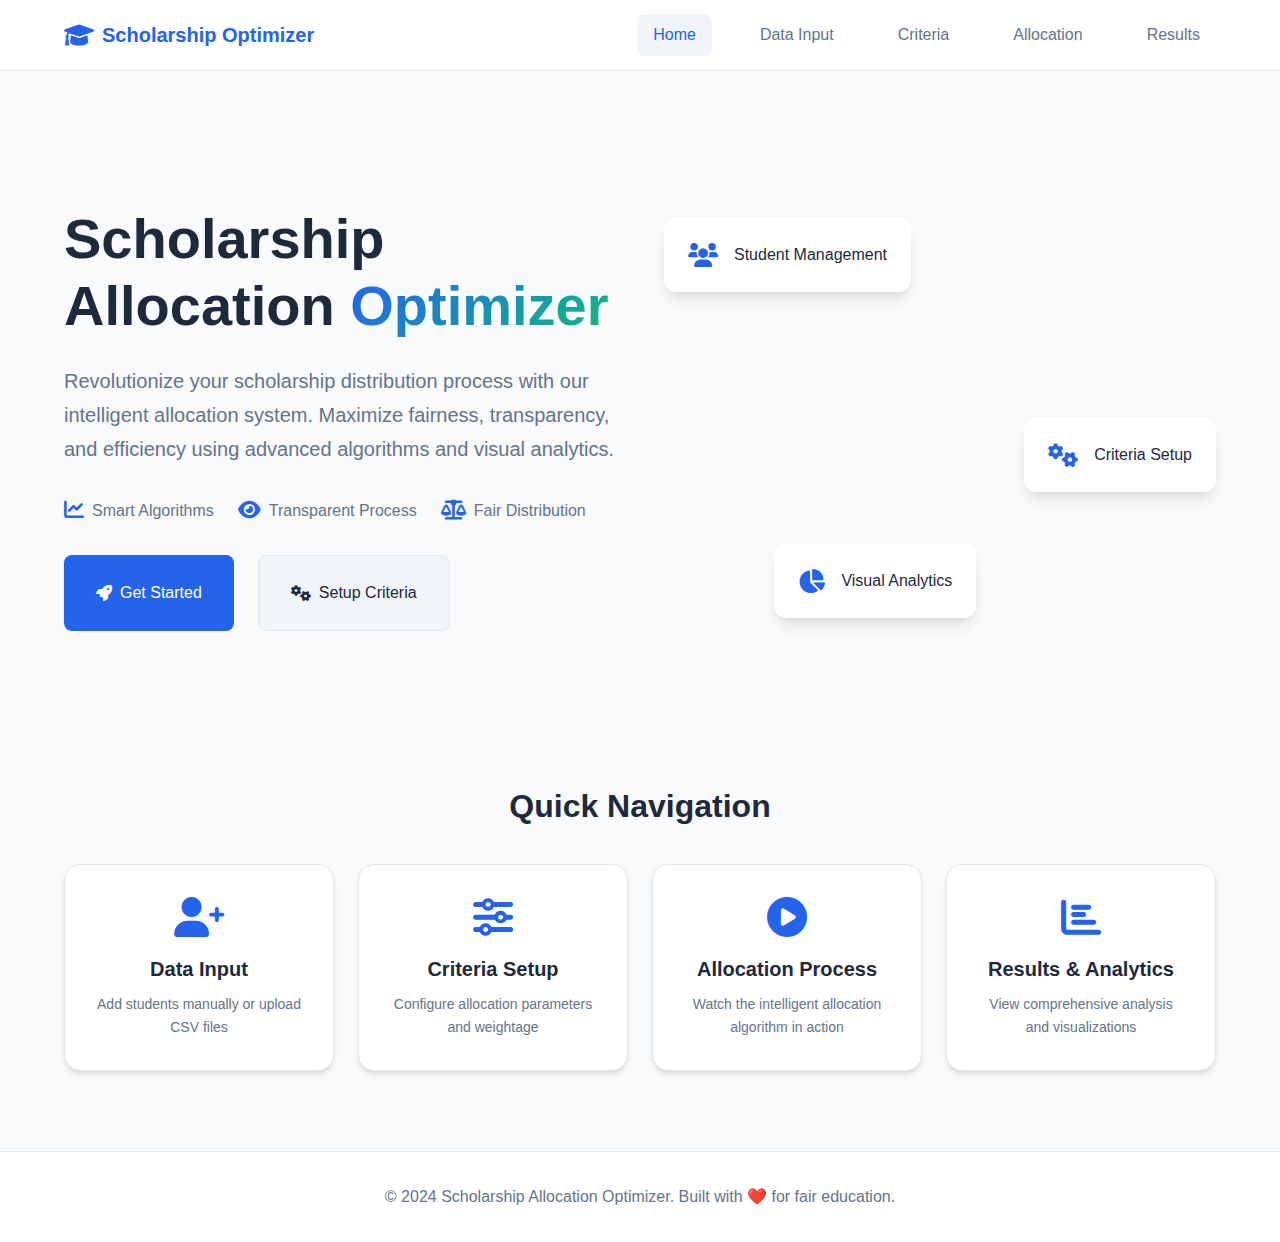
<file: index.html>
<!DOCTYPE html>
<html lang="en">
<head>
    <meta charset="UTF-8">
    <meta name="viewport" content="width=device-width, initial-scale=1.0">
    <title>Scholarship Allocation Optimizer</title>
    <link rel="stylesheet" href="style.css">
    <link href="https://cdnjs.cloudflare.com/ajax/libs/font-awesome/6.0.0/css/all.min.css" rel="stylesheet">
</head>
<body>
    <!-- Navigation -->
    <nav class="navbar">
        <div class="nav-container">
            <div class="nav-logo">
                <i class="fas fa-graduation-cap"></i>
                <span>Scholarship Optimizer</span>
            </div>
            <div class="nav-menu">
                <a href="index.html" class="nav-link active">Home</a>
                <a href="data-input.html" class="nav-link">Data Input</a>
                <a href="criteria.html" class="nav-link">Criteria</a>
                <a href="allocation.html" class="nav-link">Allocation</a>
                <a href="results.html" class="nav-link">Results</a>
            </div>
            <div class="nav-toggle">
                <i class="fas fa-bars"></i>
            </div>
            <div class="theme-toggle">
                <i class="fas fa-moon"></i>
            </div>
        </div>
    </nav>

    <!-- Main Content -->
    <main class="main-content">
        <!-- Home Section -->
        <section id="home" class="section active">
            <div class="hero">
                <div class="hero-content">
                    <h1 class="hero-title">
                        Scholarship Allocation 
                        <span class="highlight">Optimizer</span>
                    </h1>
                    <p class="hero-subtitle">
                        Revolutionize your scholarship distribution process with our intelligent allocation system. 
                        Maximize fairness, transparency, and efficiency using advanced algorithms and visual analytics.
                    </p>
                    <div class="hero-features">
                        <div class="feature">
                            <i class="fas fa-chart-line"></i>
                            <span>Smart Algorithms</span>
                        </div>
                        <div class="feature">
                            <i class="fas fa-eye"></i>
                            <span>Transparent Process</span>
                        </div>
                        <div class="feature">
                            <i class="fas fa-balance-scale"></i>
                            <span>Fair Distribution</span>
                        </div>
                    </div>
                    <div class="hero-buttons">
                        <a href="data-input.html" class="btn btn-primary btn-large">
                            <i class="fas fa-rocket"></i>
                            Get Started
                        </a>
                        <a href="criteria.html" class="btn btn-secondary btn-large">
                            <i class="fas fa-cogs"></i>
                            Setup Criteria
                        </a>
                    </div>
                </div>
                <div class="hero-visual">
                    <div class="floating-card">
                        <i class="fas fa-users"></i>
                        <span>Student Management</span>
                    </div>
                    <div class="floating-card">
                        <i class="fas fa-cogs"></i>
                        <span>Criteria Setup</span>
                    </div>
                    <div class="floating-card">
                        <i class="fas fa-chart-pie"></i>
                        <span>Visual Analytics</span>
                    </div>
                </div>
            </div>

            <!-- Quick Navigation Cards -->
            <div class="quick-nav">
                <h2>Quick Navigation</h2>
                <div class="nav-cards">
                    <a href="data-input.html" class="nav-card">
                        <i class="fas fa-user-plus"></i>
                        <h3>Data Input</h3>
                        <p>Add students manually or upload CSV files</p>
                    </a>
                    <a href="criteria.html" class="nav-card">
                        <i class="fas fa-sliders-h"></i>
                        <h3>Criteria Setup</h3>
                        <p>Configure allocation parameters and weightage</p>
                    </a>
                    <a href="allocation.html" class="nav-card">
                        <i class="fas fa-play-circle"></i>
                        <h3>Allocation Process</h3>
                        <p>Watch the intelligent allocation algorithm in action</p>
                    </a>
                    <a href="results.html" class="nav-card">
                        <i class="fas fa-chart-bar"></i>
                        <h3>Results & Analytics</h3>
                        <p>View comprehensive analysis and visualizations</p>
                    </a>
                </div>
            </div>
        </section>
    </main>

    <!-- Footer -->
    <footer class="footer">
        <div class="footer-content">
            <p>&copy; 2024 Scholarship Allocation Optimizer. Built with ❤️ for fair education.</p>
        </div>
    </footer>

    <script src="script.js"></script>
</body>
</html>
</file>
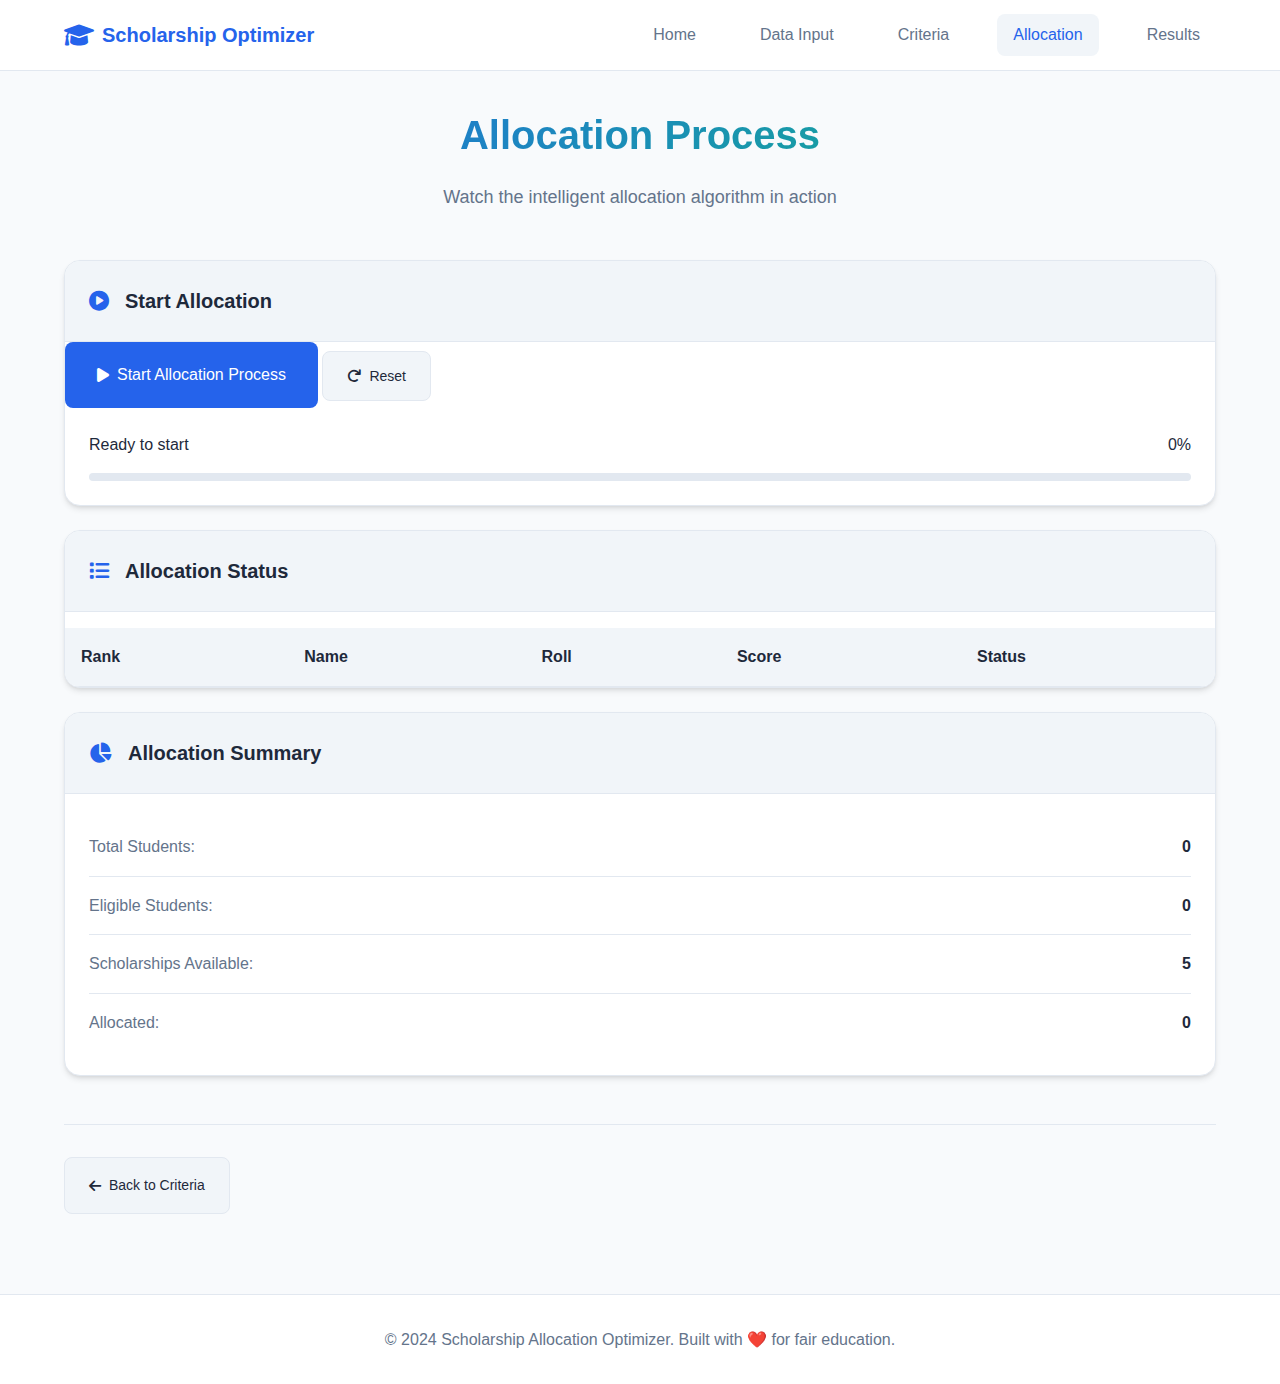
<file: allocation.html>
<!DOCTYPE html>
<html lang="en">
<head>
    <meta charset="UTF-8">
    <meta name="viewport" content="width=device-width, initial-scale=1.0">
    <title>Allocation Process - Scholarship Allocation Optimizer</title>
    <link rel="stylesheet" href="style.css">
    <link href="https://cdnjs.cloudflare.com/ajax/libs/font-awesome/6.0.0/css/all.min.css" rel="stylesheet">
</head>
<body>
    <!-- Navigation -->
    <nav class="navbar">
        <div class="nav-container">
            <div class="nav-logo">
                <i class="fas fa-graduation-cap"></i>
                <span>Scholarship Optimizer</span>
            </div>
            <div class="nav-menu">
                <a href="index.html" class="nav-link">Home</a>
                <a href="data-input.html" class="nav-link">Data Input</a>
                <a href="criteria.html" class="nav-link">Criteria</a>
                <a href="allocation.html" class="nav-link active">Allocation</a>
                <a href="results.html" class="nav-link">Results</a>
            </div>
            <div class="nav-toggle">
                <i class="fas fa-bars"></i>
            </div>
            <div class="theme-toggle">
                <i class="fas fa-moon"></i>
            </div>
        </div>
    </nav>

    <!-- Main Content -->
    <main class="main-content">
        <div class="section-header">
            <h2>Allocation Process</h2>
            <p>Watch the intelligent allocation algorithm in action</p>
        </div>
        
        <div class="allocation-container">
            <div class="card">
                <div class="card-header">
                    <i class="fas fa-play-circle"></i>
                    <h3>Start Allocation</h3>
                </div>
                <div class="allocation-controls">
                    <button id="startAllocation" class="btn btn-primary btn-large">
                        <i class="fas fa-play"></i>
                        Start Allocation Process
                    </button>
                    <button id="resetAllocation" class="btn btn-secondary">
                        <i class="fas fa-redo"></i>
                        Reset
                    </button>
                </div>
                
                <div class="progress-container">
                    <div class="progress-info">
                        <span id="progressText">Ready to start</span>
                        <span id="progressPercent">0%</span>
                    </div>
                    <div class="progress-bar">
                        <div class="progress-fill" id="progressFill"></div>
                    </div>
                </div>
            </div>
            
            <div class="card">
                <div class="card-header">
                    <i class="fas fa-list"></i>
                    <h3>Allocation Status</h3>
                </div>
                <div class="table-container">
                    <table id="allocationTable" class="table">
                        <thead>
                            <tr>
                                <th>Rank</th>
                                <th>Name</th>
                                <th>Roll</th>
                                <th>Score</th>
                                <th>Status</th>
                            </tr>
                        </thead>
                        <tbody></tbody>
                    </table>
                </div>
            </div>

            <!-- Allocation Summary -->
            <div class="card">
                <div class="card-header">
                    <i class="fas fa-chart-pie"></i>
                    <h3>Allocation Summary</h3>
                </div>
                <div class="allocation-summary">
                    <div class="summary-item">
                        <span>Total Students:</span>
                        <span id="totalStudents">0</span>
                    </div>
                    <div class="summary-item">
                        <span>Eligible Students:</span>
                        <span id="eligibleStudents">0</span>
                    </div>
                    <div class="summary-item">
                        <span>Scholarships Available:</span>
                        <span id="availableScholarships">5</span>
                    </div>
                    <div class="summary-item">
                        <span>Allocated:</span>
                        <span id="allocatedCount">0</span>
                    </div>
                </div>
            </div>
        </div>

        <!-- Navigation Buttons -->
        <div class="page-navigation">
            <a href="criteria.html" class="btn btn-secondary">
                <i class="fas fa-arrow-left"></i>
                Back to Criteria
            </a>
            <a href="results.html" class="btn btn-primary" id="viewResultsBtn" style="display: none;">
                View Results
                <i class="fas fa-arrow-right"></i>
            </a>
        </div>
    </main>

    <!-- Footer -->
    <footer class="footer">
        <div class="footer-content">
            <p>&copy; 2024 Scholarship Allocation Optimizer. Built with ❤️ for fair education.</p>
        </div>
    </footer>

    <script src="script.js"></script>
</body>
</html>
</file>
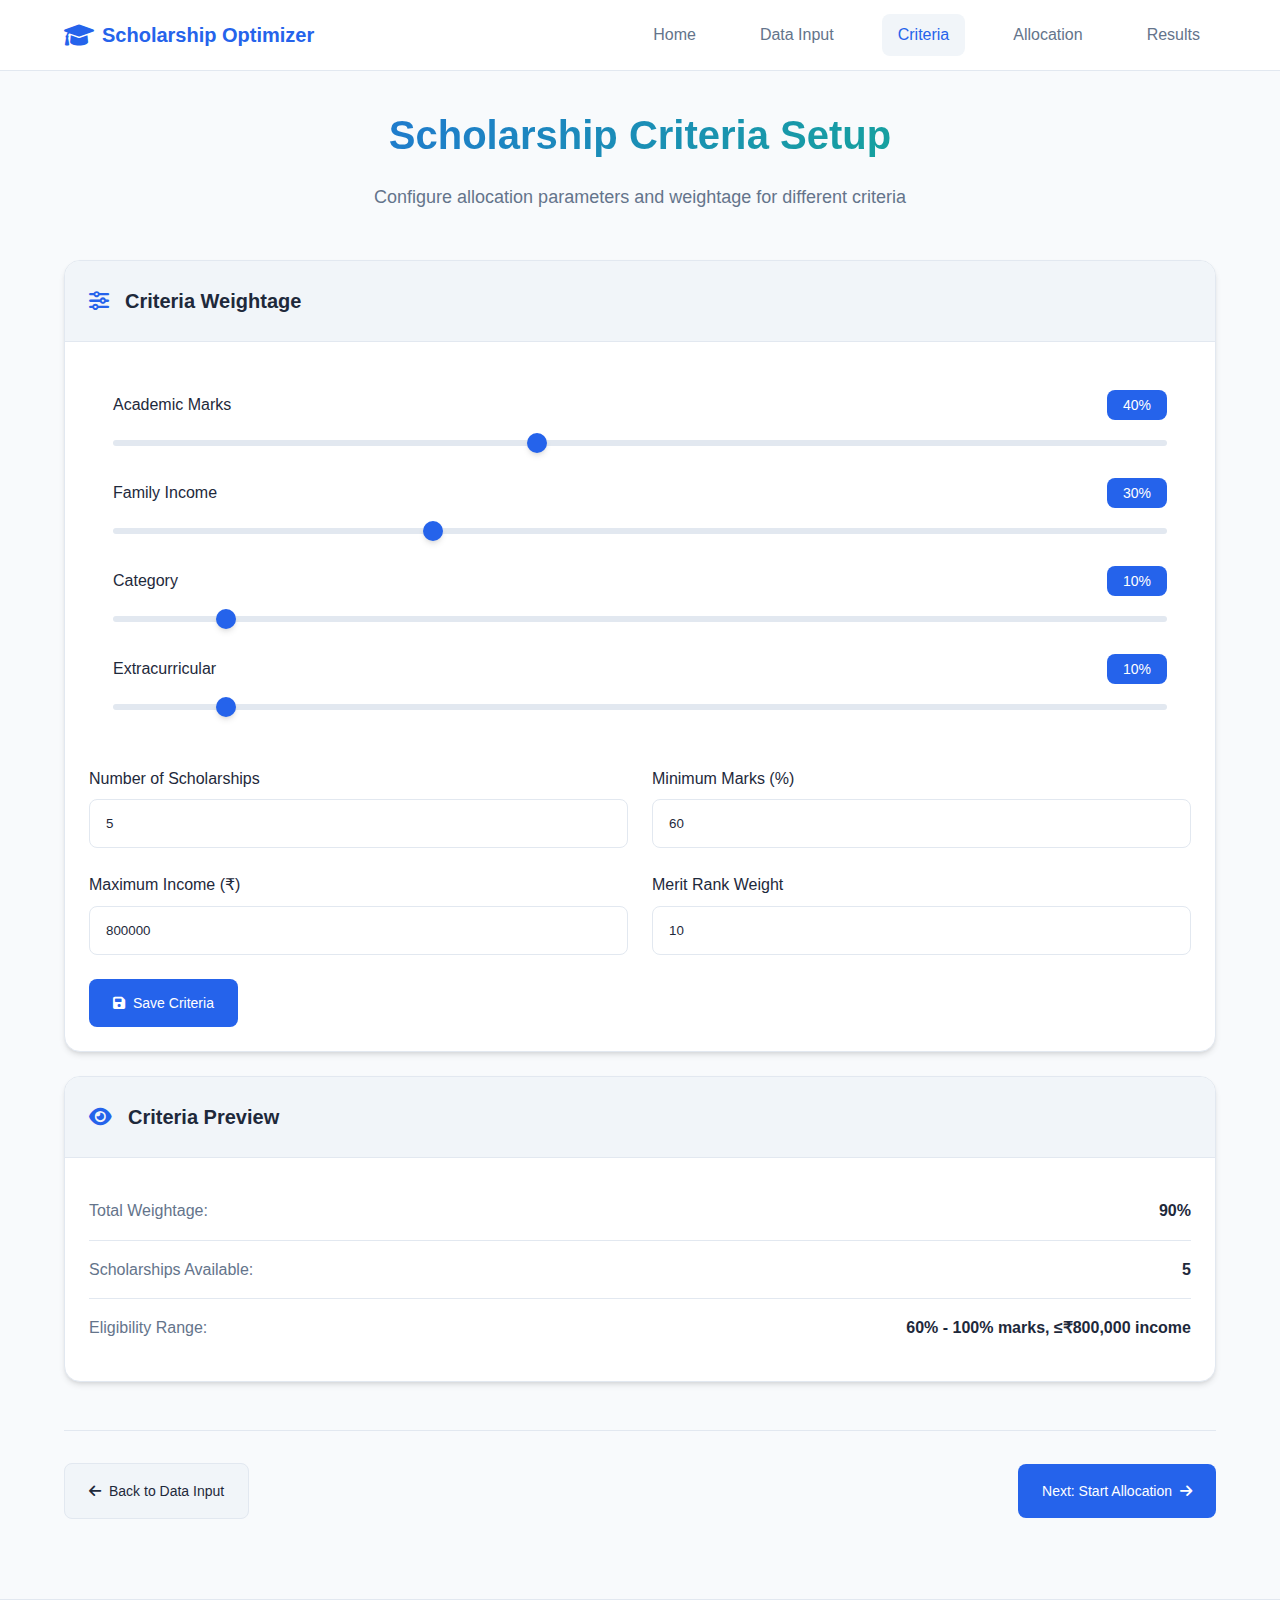
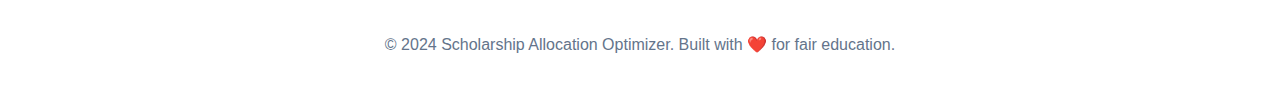
<file: criteria.html>
<!DOCTYPE html>
<html lang="en">
<head>
    <meta charset="UTF-8">
    <meta name="viewport" content="width=device-width, initial-scale=1.0">
    <title>Criteria Setup - Scholarship Allocation Optimizer</title>
    <link rel="stylesheet" href="style.css">
    <link href="https://cdnjs.cloudflare.com/ajax/libs/font-awesome/6.0.0/css/all.min.css" rel="stylesheet">
</head>
<body>
    <!-- Navigation -->
    <nav class="navbar">
        <div class="nav-container">
            <div class="nav-logo">
                <i class="fas fa-graduation-cap"></i>
                <span>Scholarship Optimizer</span>
            </div>
            <div class="nav-menu">
                <a href="index.html" class="nav-link">Home</a>
                <a href="data-input.html" class="nav-link">Data Input</a>
                <a href="criteria.html" class="nav-link active">Criteria</a>
                <a href="allocation.html" class="nav-link">Allocation</a>
                <a href="results.html" class="nav-link">Results</a>
            </div>
            <div class="nav-toggle">
                <i class="fas fa-bars"></i>
            </div>
            <div class="theme-toggle">
                <i class="fas fa-moon"></i>
            </div>
        </div>
    </nav>

    <!-- Main Content -->
    <main class="main-content">
        <div class="section-header">
            <h2>Scholarship Criteria Setup</h2>
            <p>Configure allocation parameters and weightage for different criteria</p>
        </div>
        
        <div class="criteria-container">
            <div class="card">
                <div class="card-header">
                    <i class="fas fa-sliders-h"></i>
                    <h3>Criteria Weightage</h3>
                </div>
                <form id="criteriaForm" class="form">
                    <div class="weight-sliders">
                        <div class="slider-group">
                            <label>
                                <span>Academic Marks</span>
                                <span class="slider-value" id="marksVal">40%</span>
                            </label>
                            <input type="range" name="marks" min="0" max="100" value="40" class="slider" data-target="marksVal">
                        </div>
                        <div class="slider-group">
                            <label>
                                <span>Family Income</span>
                                <span class="slider-value" id="incomeVal">30%</span>
                            </label>
                            <input type="range" name="income" min="0" max="100" value="30" class="slider" data-target="incomeVal">
                        </div>
                        <div class="slider-group">
                            <label>
                                <span>Category</span>
                                <span class="slider-value" id="categoryVal">10%</span>
                            </label>
                            <input type="range" name="category" min="0" max="100" value="10" class="slider" data-target="categoryVal">
                        </div>
                        <div class="slider-group">
                            <label>
                                <span>Extracurricular</span>
                                <span class="slider-value" id="extraVal">10%</span>
                            </label>
                            <input type="range" name="extracurricular" min="0" max="100" value="10" class="slider" data-target="extraVal">
                        </div>
                    </div>
                    
                    <div class="criteria-settings">
                        <div class="form-row">
                            <div class="form-group">
                                <label>Number of Scholarships</label>
                                <input type="number" name="numScholarships" value="5" min="1">
                            </div>
                            <div class="form-group">
                                <label>Minimum Marks (%)</label>
                                <input type="number" name="minMarks" value="60" min="0" max="100">
                            </div>
                        </div>
                        <div class="form-row">
                            <div class="form-group">
                                <label>Maximum Income (₹)</label>
                                <input type="number" name="maxIncome" value="800000" min="0">
                            </div>
                            <div class="form-group">
                                <label>Merit Rank Weight</label>
                                <input type="number" name="rankWeight" value="10" min="0" max="100">
                            </div>
                        </div>
                    </div>
                    
                    <button type="submit" class="btn btn-primary">
                        <i class="fas fa-save"></i>
                        Save Criteria
                    </button>
                </form>
            </div>

            <!-- Criteria Preview -->
            <div class="card">
                <div class="card-header">
                    <i class="fas fa-eye"></i>
                    <h3>Criteria Preview</h3>
                </div>
                <div class="criteria-preview">
                    <div class="preview-item">
                        <span>Total Weightage:</span>
                        <span id="totalWeightage">90%</span>
                    </div>
                    <div class="preview-item">
                        <span>Scholarships Available:</span>
                        <span id="scholarshipsAvailable">5</span>
                    </div>
                    <div class="preview-item">
                        <span>Eligibility Range:</span>
                        <span id="eligibilityRange">60% - 100% marks, ≤₹8,00,000 income</span>
                    </div>
                </div>
            </div>
        </div>

        <!-- Navigation Buttons -->
        <div class="page-navigation">
            <a href="data-input.html" class="btn btn-secondary">
                <i class="fas fa-arrow-left"></i>
                Back to Data Input
            </a>
            <a href="allocation.html" class="btn btn-primary">
                Next: Start Allocation
                <i class="fas fa-arrow-right"></i>
            </a>
        </div>
    </main>

    <!-- Footer -->
    <footer class="footer">
        <div class="footer-content">
            <p>&copy; 2024 Scholarship Allocation Optimizer. Built with ❤️ for fair education.</p>
        </div>
    </footer>

    <script src="script.js"></script>
</body>
</html>
</file>
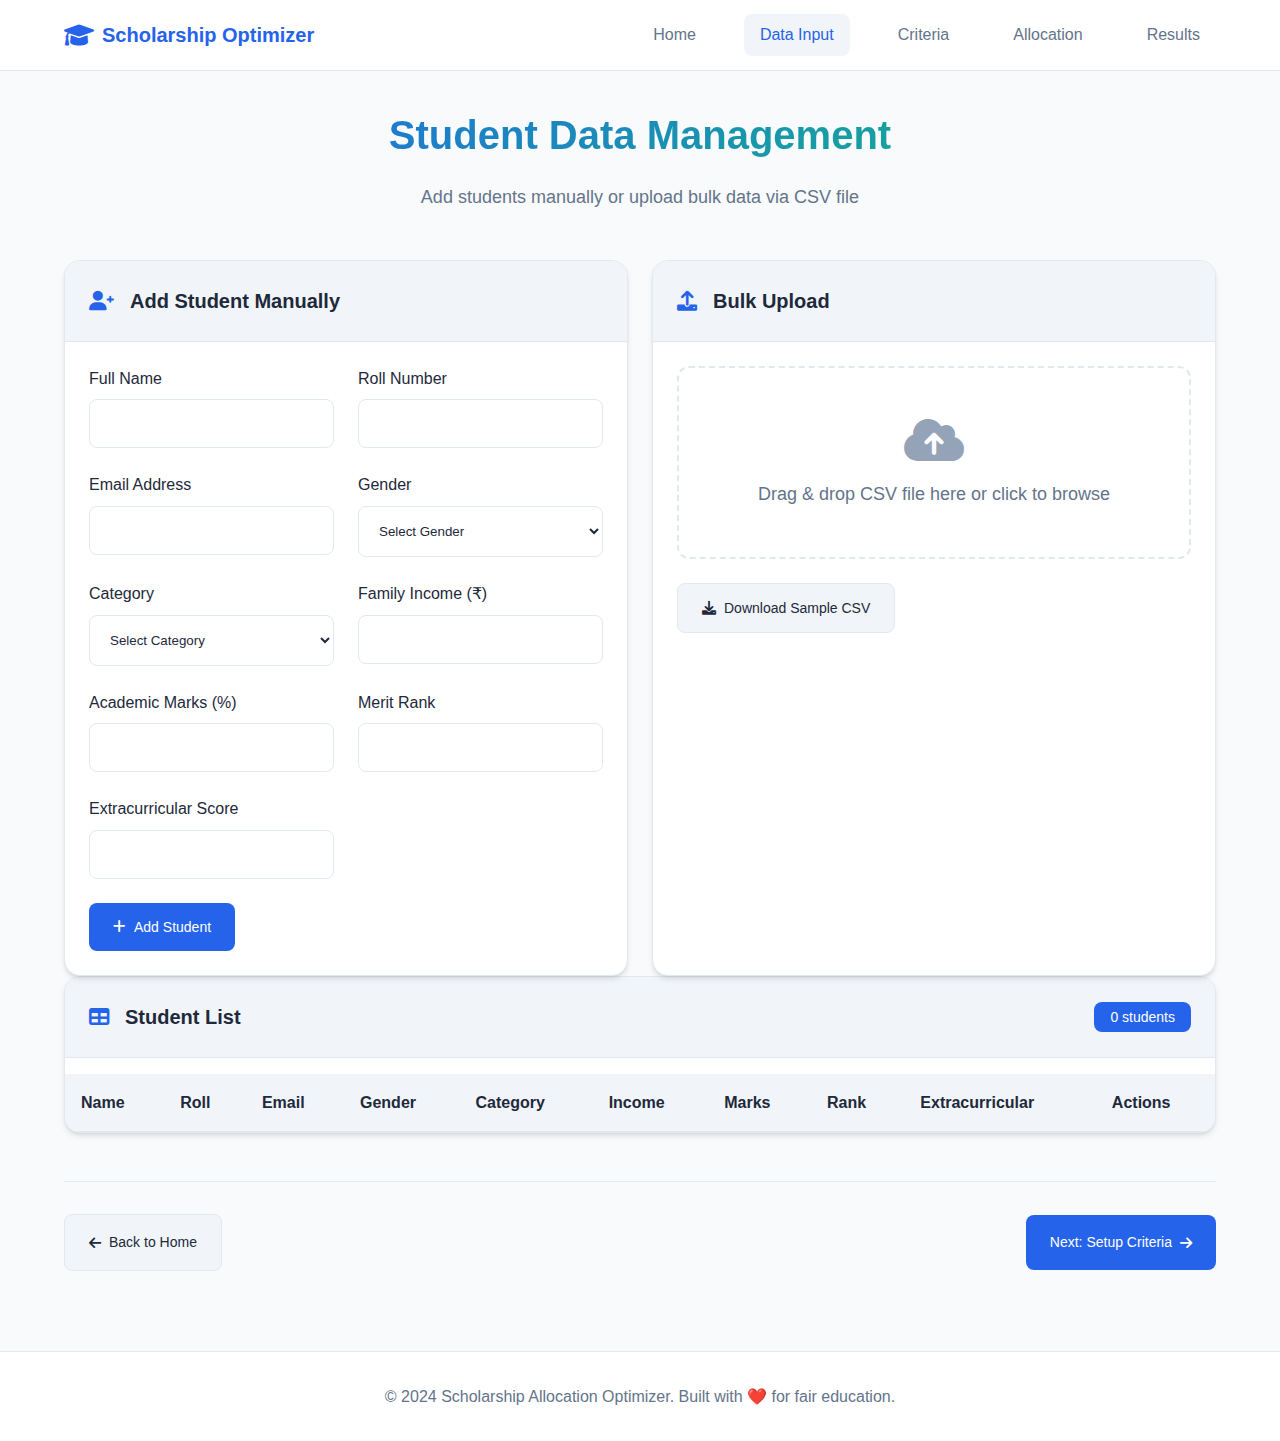
<file: data-input.html>
<!DOCTYPE html>
<html lang="en">
<head>
    <meta charset="UTF-8">
    <meta name="viewport" content="width=device-width, initial-scale=1.0">
    <title>Data Input - Scholarship Allocation Optimizer</title>
    <link rel="stylesheet" href="style.css">
    <link href="https://cdnjs.cloudflare.com/ajax/libs/font-awesome/6.0.0/css/all.min.css" rel="stylesheet">
</head>
<body>
    <!-- Navigation -->
    <nav class="navbar">
        <div class="nav-container">
            <div class="nav-logo">
                <i class="fas fa-graduation-cap"></i>
                <span>Scholarship Optimizer</span>
            </div>
            <div class="nav-menu">
                <a href="index.html" class="nav-link">Home</a>
                <a href="data-input.html" class="nav-link active">Data Input</a>
                <a href="criteria.html" class="nav-link">Criteria</a>
                <a href="allocation.html" class="nav-link">Allocation</a>
                <a href="results.html" class="nav-link">Results</a>
            </div>
            <div class="nav-toggle">
                <i class="fas fa-bars"></i>
            </div>
            <div class="theme-toggle">
                <i class="fas fa-moon"></i>
            </div>
        </div>
    </nav>

    <!-- Main Content -->
    <main class="main-content">
        <div class="section-header">
            <h2>Student Data Management</h2>
            <p>Add students manually or upload bulk data via CSV file</p>
        </div>
        
        <div class="data-container">
            <!-- Manual Entry -->
            <div class="card">
                <div class="card-header">
                    <i class="fas fa-user-plus"></i>
                    <h3>Add Student Manually</h3>
                </div>
                <form id="studentForm" class="form">
                    <div class="form-row">
                        <div class="form-group">
                            <label>Full Name</label>
                            <input type="text" name="name" required>
                        </div>
                        <div class="form-group">
                            <label>Roll Number</label>
                            <input type="text" name="roll" required>
                        </div>
                    </div>
                    <div class="form-row">
                        <div class="form-group">
                            <label>Email Address</label>
                            <input type="email" name="email" required>
                        </div>
                        <div class="form-group">
                            <label>Gender</label>
                            <select name="gender" required>
                                <option value="">Select Gender</option>
                                <option>Male</option>
                                <option>Female</option>
                                <option>Other</option>
                            </select>
                        </div>
                    </div>
                    <div class="form-row">
                        <div class="form-group">
                            <label>Category</label>
                            <select name="category" required>
                                <option value="">Select Category</option>
                                <option>General</option>
                                <option>SC</option>
                                <option>ST</option>
                                <option>OBC</option>
                            </select>
                        </div>
                        <div class="form-group">
                            <label>Family Income (₹)</label>
                            <input type="number" name="income" required>
                        </div>
                    </div>
                    <div class="form-row">
                        <div class="form-group">
                            <label>Academic Marks (%)</label>
                            <input type="number" name="marks" min="0" max="100" required>
                        </div>
                        <div class="form-group">
                            <label>Merit Rank</label>
                            <input type="number" name="rank" required>
                        </div>
                    </div>
                    <div class="form-row">
                        <div class="form-group">
                            <label>Extracurricular Score</label>
                            <input type="number" name="extracurricular" min="0" max="10" required>
                        </div>
                    </div>
                    <button type="submit" class="btn btn-primary">
                        <i class="fas fa-plus"></i>
                        Add Student
                    </button>
                </form>
            </div>

            <!-- Bulk Upload -->
            <div class="card">
                <div class="card-header">
                    <i class="fas fa-upload"></i>
                    <h3>Bulk Upload</h3>
                </div>
                <div class="upload-area">
                    <div class="upload-zone" id="uploadZone">
                        <i class="fas fa-cloud-upload-alt"></i>
                        <p>Drag & drop CSV file here or click to browse</p>
                        <input type="file" id="csvInput" accept=".csv" hidden>
                    </div>
                    <button class="btn btn-secondary" id="downloadSample">
                        <i class="fas fa-download"></i>
                        Download Sample CSV
                    </button>
                </div>
            </div>
        </div>

        <!-- Students Table -->
        <div class="card">
            <div class="card-header">
                <i class="fas fa-table"></i>
                <h3>Student List</h3>
                <span class="student-count" id="studentCount">0 students</span>
            </div>
            <div class="table-container">
                <table id="studentsTable" class="table">
                    <thead>
                        <tr>
                            <th>Name</th>
                            <th>Roll</th>
                            <th>Email</th>
                            <th>Gender</th>
                            <th>Category</th>
                            <th>Income</th>
                            <th>Marks</th>
                            <th>Rank</th>
                            <th>Extracurricular</th>
                            <th>Actions</th>
                        </tr>
                    </thead>
                    <tbody></tbody>
                </table>
            </div>
        </div>

        <!-- Navigation Buttons -->
        <div class="page-navigation">
            <a href="index.html" class="btn btn-secondary">
                <i class="fas fa-arrow-left"></i>
                Back to Home
            </a>
            <a href="criteria.html" class="btn btn-primary">
                Next: Setup Criteria
                <i class="fas fa-arrow-right"></i>
            </a>
        </div>
    </main>

    <!-- Footer -->
    <footer class="footer">
        <div class="footer-content">
            <p>&copy; 2024 Scholarship Allocation Optimizer. Built with ❤️ for fair education.</p>
        </div>
    </footer>

    <script src="script.js"></script>
</body>
</html>
</file>
<file: style.css>
/* CSS Variables for Theme Support */
:root {
    /* Light Theme Colors */
    --primary-color: #2563eb;
    --primary-hover: #1d4ed8;
    --secondary-color: #64748b;
    --success-color: #10b981;
    --warning-color: #f59e0b;
    --danger-color: #ef4444;
    
    /* Background Colors */
    --bg-primary: #ffffff;
    --bg-secondary: #f8fafc;
    --bg-tertiary: #f1f5f9;
    --bg-card: #ffffff;
    
    /* Text Colors */
    --text-primary: #1e293b;
    --text-secondary: #64748b;
    --text-muted: #94a3b8;
    
    /* Border Colors */
    --border-color: #e2e8f0;
    --border-hover: #cbd5e1;
    
    /* Shadow */
    --shadow-sm: 0 1px 2px 0 rgb(0 0 0 / 0.05);
    --shadow-md: 0 4px 6px -1px rgb(0 0 0 / 0.1), 0 2px 4px -2px rgb(0 0 0 / 0.1);
    --shadow-lg: 0 10px 15px -3px rgb(0 0 0 / 0.1), 0 4px 6px -4px rgb(0 0 0 / 0.1);
    
    /* Spacing */
    --spacing-xs: 0.25rem;
    --spacing-sm: 0.5rem;
    --spacing-md: 1rem;
    --spacing-lg: 1.5rem;
    --spacing-xl: 2rem;
    --spacing-2xl: 3rem;
    
    /* Border Radius */
    --radius-sm: 0.375rem;
    --radius-md: 0.5rem;
    --radius-lg: 0.75rem;
    --radius-xl: 1rem;
    
    /* Transitions */
    --transition: all 0.2s ease-in-out;
}

/* Dark Theme */
[data-theme="dark"] {
    --bg-primary: #0f172a;
    --bg-secondary: #1e293b;
    --bg-tertiary: #334155;
    --bg-card: #1e293b;
    
    --text-primary: #f1f5f9;
    --text-secondary: #cbd5e1;
    --text-muted: #94a3b8;
    
    --border-color: #334155;
    --border-hover: #475569;
}

/* Reset and Base Styles */
* {
    margin: 0;
    padding: 0;
    box-sizing: border-box;
}

body {
    font-family: 'Inter', -apple-system, BlinkMacSystemFont, 'Segoe UI', Roboto, sans-serif;
    background-color: var(--bg-secondary);
    color: var(--text-primary);
    line-height: 1.6;
    transition: var(--transition);
}

/* Navigation */
.navbar {
    background: var(--bg-card);
    border-bottom: 1px solid var(--border-color);
    position: sticky;
    top: 0;
    z-index: 1000;
    backdrop-filter: blur(10px);
}

.nav-container {
    max-width: 1200px;
    margin: 0 auto;
    padding: 0 var(--spacing-lg);
    display: flex;
    align-items: center;
    justify-content: space-between;
    height: 70px;
}

.nav-logo {
    display: flex;
    align-items: center;
    gap: var(--spacing-sm);
    font-size: 1.25rem;
    font-weight: 700;
    color: var(--primary-color);
}

.nav-logo i {
    font-size: 1.5rem;
}

.nav-menu {
    display: flex;
    gap: var(--spacing-xl);
}

.nav-link {
    text-decoration: none;
    color: var(--text-secondary);
    font-weight: 500;
    padding: var(--spacing-sm) var(--spacing-md);
    border-radius: var(--radius-md);
    transition: var(--transition);
    position: relative;
}

.nav-link:hover,
.nav-link.active {
    color: var(--primary-color);
    background: var(--bg-tertiary);
}

.nav-toggle,
.theme-toggle {
    display: none;
    background: none;
    border: none;
    color: var(--text-secondary);
    font-size: 1.25rem;
    cursor: pointer;
    padding: var(--spacing-sm);
    border-radius: var(--radius-md);
    transition: var(--transition);
}

.nav-toggle:hover,
.theme-toggle:hover {
    color: var(--primary-color);
    background: var(--bg-tertiary);
}

/* Main Content */
.main-content {
    max-width: 1200px;
    margin: 0 auto;
    padding: var(--spacing-xl) var(--spacing-lg);
}

.section {
    display: none;
    animation: fadeIn 0.3s ease-in-out;
}

.section.active {
    display: block;
}

@keyframes fadeIn {
    from { opacity: 0; transform: translateY(20px); }
    to { opacity: 1; transform: translateY(0); }
}

.section-header {
    text-align: center;
    margin-bottom: var(--spacing-2xl);
}

.section-header h2 {
    font-size: 2.5rem;
    font-weight: 700;
    margin-bottom: var(--spacing-md);
    background: linear-gradient(135deg, var(--primary-color), var(--success-color));
    -webkit-background-clip: text;
    -webkit-text-fill-color: transparent;
    background-clip: text;
}

.section-header p {
    font-size: 1.125rem;
    color: var(--text-secondary);
    max-width: 600px;
    margin: 0 auto;
}

/* Hero Section */
.hero {
    display: grid;
    grid-template-columns: 1fr 1fr;
    gap: var(--spacing-2xl);
    align-items: center;
    min-height: 70vh;
}

.hero-title {
    font-size: 3.5rem;
    font-weight: 800;
    line-height: 1.2;
    margin-bottom: var(--spacing-lg);
}

.highlight {
    background: linear-gradient(135deg, var(--primary-color), var(--success-color));
    -webkit-background-clip: text;
    -webkit-text-fill-color: transparent;
    background-clip: text;
}

.hero-subtitle {
    font-size: 1.25rem;
    color: var(--text-secondary);
    margin-bottom: var(--spacing-xl);
    line-height: 1.7;
}

.hero-features {
    display: flex;
    gap: var(--spacing-lg);
    margin-bottom: var(--spacing-xl);
}

.feature {
    display: flex;
    align-items: center;
    gap: var(--spacing-sm);
    color: var(--text-secondary);
    font-weight: 500;
}

.feature i {
    color: var(--primary-color);
    font-size: 1.25rem;
}

.hero-buttons {
    display: flex;
    gap: var(--spacing-lg);
    flex-wrap: wrap;
}

.hero-visual {
    position: relative;
    height: 400px;
}

.floating-card {
    position: absolute;
    background: var(--bg-card);
    padding: var(--spacing-lg);
    border-radius: var(--radius-lg);
    box-shadow: var(--shadow-lg);
    display: flex;
    align-items: center;
    gap: var(--spacing-md);
    font-weight: 500;
    animation: float 6s ease-in-out infinite;
}

.floating-card:nth-child(1) {
    top: 0;
    left: 0;
    animation-delay: 0s;
}

.floating-card:nth-child(2) {
    top: 50%;
    right: 0;
    animation-delay: 2s;
}

.floating-card:nth-child(3) {
    bottom: 0;
    left: 20%;
    animation-delay: 4s;
}

.floating-card i {
    color: var(--primary-color);
    font-size: 1.5rem;
}

@keyframes float {
    0%, 100% { transform: translateY(0px); }
    50% { transform: translateY(-20px); }
}

/* Quick Navigation */
.quick-nav {
    margin-top: var(--spacing-2xl);
}

.quick-nav h2 {
    text-align: center;
    font-size: 2rem;
    font-weight: 700;
    margin-bottom: var(--spacing-xl);
    color: var(--text-primary);
}

.nav-cards {
    display: grid;
    grid-template-columns: repeat(auto-fit, minmax(250px, 1fr));
    gap: var(--spacing-lg);
}

.nav-card {
    background: var(--bg-card);
    padding: var(--spacing-xl);
    border-radius: var(--radius-xl);
    box-shadow: var(--shadow-md);
    border: 1px solid var(--border-color);
    text-decoration: none;
    color: var(--text-primary);
    transition: var(--transition);
    text-align: center;
}

.nav-card:hover {
    transform: translateY(-4px);
    box-shadow: var(--shadow-lg);
    border-color: var(--primary-color);
}

.nav-card i {
    font-size: 2.5rem;
    color: var(--primary-color);
    margin-bottom: var(--spacing-md);
}

.nav-card h3 {
    font-size: 1.25rem;
    font-weight: 600;
    margin-bottom: var(--spacing-sm);
}

.nav-card p {
    color: var(--text-secondary);
    font-size: 0.875rem;
}

/* Cards */
.card {
    background: var(--bg-card);
    border-radius: var(--radius-xl);
    box-shadow: var(--shadow-md);
    border: 1px solid var(--border-color);
    overflow: hidden;
    transition: var(--transition);
}

.card:hover {
    box-shadow: var(--shadow-lg);
    transform: translateY(-2px);
}

.card-header {
    padding: var(--spacing-lg);
    border-bottom: 1px solid var(--border-color);
    display: flex;
    align-items: center;
    gap: var(--spacing-md);
    background: var(--bg-tertiary);
}

.card-header i {
    color: var(--primary-color);
    font-size: 1.25rem;
}

.card-header h3 {
    font-size: 1.25rem;
    font-weight: 600;
    flex: 1;
}

.student-count {
    background: var(--primary-color);
    color: white;
    padding: var(--spacing-xs) var(--spacing-md);
    border-radius: var(--radius-md);
    font-size: 0.875rem;
    font-weight: 500;
}

.header-actions {
    display: flex;
    gap: var(--spacing-sm);
}

/* Buttons */
.btn {
    display: inline-flex;
    align-items: center;
    gap: var(--spacing-sm);
    padding: var(--spacing-md) var(--spacing-lg);
    border: none;
    border-radius: var(--radius-md);
    font-weight: 500;
    text-decoration: none;
    cursor: pointer;
    transition: var(--transition);
    font-size: 0.875rem;
}

.btn-primary {
    background: var(--primary-color);
    color: white;
}

.btn-primary:hover {
    background: var(--primary-hover);
    transform: translateY(-1px);
}

.btn-secondary {
    background: var(--bg-tertiary);
    color: var(--text-primary);
    border: 1px solid var(--border-color);
}

.btn-secondary:hover {
    background: var(--border-color);
}

.btn-large {
    padding: var(--spacing-lg) var(--spacing-xl);
    font-size: 1rem;
}

/* Page Navigation */
.page-navigation {
    display: flex;
    justify-content: space-between;
    align-items: center;
    margin-top: var(--spacing-2xl);
    padding-top: var(--spacing-xl);
    border-top: 1px solid var(--border-color);
}

/* Forms */
.form {
    padding: var(--spacing-lg);
}

.form-row {
    display: grid;
    grid-template-columns: 1fr 1fr;
    gap: var(--spacing-lg);
    margin-bottom: var(--spacing-lg);
}

.form-group {
    display: flex;
    flex-direction: column;
    gap: var(--spacing-sm);
}

.form-group label {
    font-weight: 500;
    color: var(--text-primary);
}

.form-group input,
.form-group select {
    padding: var(--spacing-md);
    border: 1px solid var(--border-color);
    border-radius: var(--radius-md);
    background: var(--bg-primary);
    color: var(--text-primary);
    transition: var(--transition);
}

.form-group input:focus,
.form-group select:focus {
    outline: none;
    border-color: var(--primary-color);
    box-shadow: 0 0 0 3px rgb(37 99 235 / 0.1);
}

/* Upload Area */
.upload-area {
    padding: var(--spacing-lg);
}

.upload-zone {
    border: 2px dashed var(--border-color);
    border-radius: var(--radius-lg);
    padding: var(--spacing-2xl);
    text-align: center;
    cursor: pointer;
    transition: var(--transition);
    margin-bottom: var(--spacing-lg);
}

.upload-zone:hover {
    border-color: var(--primary-color);
    background: var(--bg-tertiary);
}

.upload-zone i {
    font-size: 3rem;
    color: var(--text-muted);
    margin-bottom: var(--spacing-md);
}

.upload-zone p {
    color: var(--text-secondary);
    font-size: 1.125rem;
}

/* Tables */
.table-container {
    overflow-x: auto;
}

.table {
    width: 100%;
    border-collapse: collapse;
    margin-top: var(--spacing-md);
}

.table th,
.table td {
    padding: var(--spacing-md);
    text-align: left;
    border-bottom: 1px solid var(--border-color);
}

.table th {
    background: var(--bg-tertiary);
    font-weight: 600;
    color: var(--text-primary);
    position: sticky;
    top: 0;
}

.table tbody tr:hover {
    background: var(--bg-tertiary);
}

/* Weight Sliders */
.weight-sliders {
    padding: var(--spacing-lg);
}

.slider-group {
    margin-bottom: var(--spacing-lg);
}

.slider-group label {
    display: flex;
    justify-content: space-between;
    align-items: center;
    margin-bottom: var(--spacing-sm);
    font-weight: 500;
}

.slider-value {
    background: var(--primary-color);
    color: white;
    padding: var(--spacing-xs) var(--spacing-md);
    border-radius: var(--radius-md);
    font-size: 0.875rem;
    font-weight: 500;
}

.slider {
    width: 100%;
    height: 6px;
    border-radius: 3px;
    background: var(--border-color);
    outline: none;
    -webkit-appearance: none;
}

.slider::-webkit-slider-thumb {
    -webkit-appearance: none;
    appearance: none;
    width: 20px;
    height: 20px;
    border-radius: 50%;
    background: var(--primary-color);
    cursor: pointer;
    box-shadow: var(--shadow-md);
}

.slider::-moz-range-thumb {
    width: 20px;
    height: 20px;
    border-radius: 50%;
    background: var(--primary-color);
    cursor: pointer;
    border: none;
    box-shadow: var(--shadow-md);
}

/* Criteria Preview */
.criteria-preview {
    padding: var(--spacing-lg);
}

.preview-item {
    display: flex;
    justify-content: space-between;
    align-items: center;
    padding: var(--spacing-md) 0;
    border-bottom: 1px solid var(--border-color);
}

.preview-item:last-child {
    border-bottom: none;
}

.preview-item span:first-child {
    font-weight: 500;
    color: var(--text-secondary);
}

.preview-item span:last-child {
    font-weight: 600;
    color: var(--text-primary);
}

/* Progress Bar */
.progress-container {
    padding: var(--spacing-lg);
}

.progress-info {
    display: flex;
    justify-content: space-between;
    margin-bottom: var(--spacing-md);
    font-weight: 500;
}

.progress-bar {
    width: 100%;
    height: 8px;
    background: var(--border-color);
    border-radius: 4px;
    overflow: hidden;
}

.progress-fill {
    height: 100%;
    background: linear-gradient(90deg, var(--primary-color), var(--success-color));
    width: 0%;
    transition: width 0.3s ease;
}

/* Allocation Summary */
.allocation-summary {
    padding: var(--spacing-lg);
}

.summary-item {
    display: flex;
    justify-content: space-between;
    align-items: center;
    padding: var(--spacing-md) 0;
    border-bottom: 1px solid var(--border-color);
}

.summary-item:last-child {
    border-bottom: none;
}

.summary-item span:first-child {
    font-weight: 500;
    color: var(--text-secondary);
}

.summary-item span:last-child {
    font-weight: 600;
    color: var(--text-primary);
}

/* Search and Filters */
.search-filters {
    padding: var(--spacing-lg);
    display: flex;
    gap: var(--spacing-lg);
    align-items: center;
    flex-wrap: wrap;
}

.search-box {
    position: relative;
    flex: 1;
    min-width: 300px;
}

.search-box i {
    position: absolute;
    left: var(--spacing-md);
    top: 50%;
    transform: translateY(-50%);
    color: var(--text-muted);
}

.search-box input {
    width: 100%;
    padding: var(--spacing-md) var(--spacing-md) var(--spacing-md) 2.5rem;
    border: 1px solid var(--border-color);
    border-radius: var(--radius-md);
    background: var(--bg-primary);
    color: var(--text-primary);
}

.filters {
    display: flex;
    gap: var(--spacing-md);
}

.filters select {
    padding: var(--spacing-md);
    border: 1px solid var(--border-color);
    border-radius: var(--radius-md);
    background: var(--bg-primary);
    color: var(--text-primary);
}

/* Charts Container */
.charts-container {
    display: grid;
    grid-template-columns: repeat(auto-fit, minmax(300px, 1fr));
    gap: var(--spacing-lg);
    margin-top: var(--spacing-xl);
}

.charts-container .card {
    text-align: center;
}

.charts-container canvas {
    max-width: 100%;
    height: auto;
}

/* Results Summary */
.results-summary {
    padding: var(--spacing-lg);
}

.summary-grid {
    display: grid;
    grid-template-columns: repeat(auto-fit, minmax(200px, 1fr));
    gap: var(--spacing-lg);
}

.summary-card {
    display: flex;
    align-items: center;
    gap: var(--spacing-md);
    padding: var(--spacing-lg);
    background: var(--bg-tertiary);
    border-radius: var(--radius-lg);
    border: 1px solid var(--border-color);
}

.summary-icon {
    width: 50px;
    height: 50px;
    background: var(--primary-color);
    border-radius: 50%;
    display: flex;
    align-items: center;
    justify-content: center;
    color: white;
    font-size: 1.25rem;
}

.summary-content h4 {
    font-size: 0.875rem;
    color: var(--text-secondary);
    margin-bottom: var(--spacing-xs);
}

.summary-content span {
    font-size: 1.5rem;
    font-weight: 700;
    color: var(--text-primary);
}

/* Layout Containers */
.data-container,
.criteria-container,
.allocation-container,
.results-container {
    display: grid;
    gap: var(--spacing-lg);
}

.data-container {
    grid-template-columns: 1fr 1fr;
}

/* Footer */
.footer {
    background: var(--bg-card);
    border-top: 1px solid var(--border-color);
    padding: var(--spacing-xl) 0;
    margin-top: var(--spacing-2xl);
    text-align: center;
    color: var(--text-secondary);
}

.footer-content {
    max-width: 1200px;
    margin: 0 auto;
    padding: 0 var(--spacing-lg);
}

/* Responsive Design */
@media (max-width: 768px) {
    .nav-menu {
        display: none;
    }
    
    .nav-toggle {
        display: block;
    }
    
    .hero {
        grid-template-columns: 1fr;
        text-align: center;
        gap: var(--spacing-xl);
    }
    
    .hero-title {
        font-size: 2.5rem;
    }
    
    .hero-features {
        justify-content: center;
        flex-wrap: wrap;
    }
    
    .hero-buttons {
        justify-content: center;
    }
    
    .data-container {
        grid-template-columns: 1fr;
    }
    
    .form-row {
        grid-template-columns: 1fr;
    }
    
    .search-filters {
        flex-direction: column;
        align-items: stretch;
    }
    
    .search-box {
        min-width: auto;
    }
    
    .charts-container {
        grid-template-columns: 1fr;
    }
    
    .header-actions {
        flex-wrap: wrap;
    }
    
    .section-header h2 {
        font-size: 2rem;
    }
    
    .page-navigation {
        flex-direction: column;
        gap: var(--spacing-md);
    }
    
    .summary-grid {
        grid-template-columns: 1fr;
    }
}

@media (max-width: 480px) {
    .main-content {
        padding: var(--spacing-lg) var(--spacing-md);
    }
    
    .nav-container {
        padding: 0 var(--spacing-md);
    }
    
    .hero-title {
        font-size: 2rem;
    }
    
    .btn {
        width: 100%;
        justify-content: center;
    }
    
    .table {
        font-size: 0.875rem;
    }
    
    .table th,
    .table td {
        padding: var(--spacing-sm);
    }
}

/* Print Styles */
@media print {
    .navbar,
    .footer,
    .btn,
    .nav-toggle,
    .theme-toggle {
        display: none !important;
    }
    
    .main-content {
        padding: 0;
    }
    
    .card {
        box-shadow: none;
        border: 1px solid #000;
    }
    
    .table th {
        background: #f0f0f0 !important;
        color: #000 !important;
    }
}
</file>
